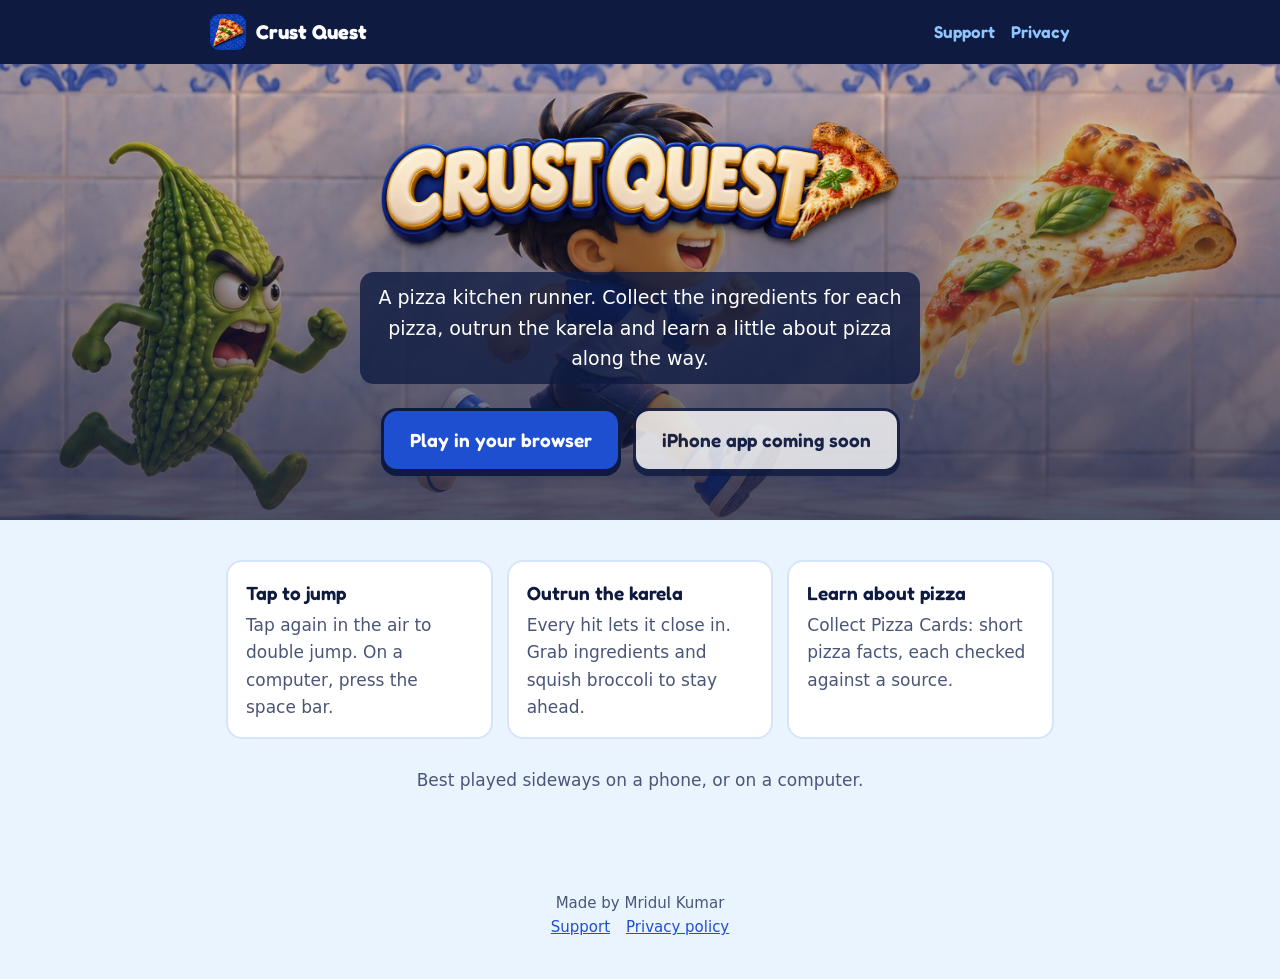
<file: index.html>
<!doctype html>
<html lang="en">
<head>
  <meta charset="utf-8">
  <meta name="viewport" content="width=device-width, initial-scale=1">
  <title>Crust Quest</title>
  <meta name="description" content="Crust Quest is a pizza kitchen runner. Collect the ingredients for each pizza, outrun the karela and learn a little about pizza along the way.">
  <meta name="theme-color" content="#0E1A40">
  <link rel="icon" type="image/png" href="img/icon.png">
  <link rel="apple-touch-icon" href="img/icon.png">
  <link rel="stylesheet" href="style.css">
</head>
<body>
  <header class="top">
    <div class="wrap">
      <a class="brand" href="./"><img src="img/icon.png" alt="">Crust Quest</a>
      <nav><a href="support.html">Support</a><a href="privacy.html">Privacy</a></nav>
    </div>
  </header>

  <section class="hero">
    <div class="wrap">
      <img class="logo" src="img/logo.png" alt="Crust Quest">
      <p>A pizza kitchen runner. Collect the ingredients for each pizza, outrun the karela and learn a little about pizza along the way.</p>
      <div class="buttons">
        <a class="button" href="play/">Play in your browser</a>
        <a class="button light" aria-disabled="true">iPhone app coming soon</a>
      </div>
    </div>
  </section>

  <main class="wrap">
    <div class="cards">
      <div class="card"><h3>Tap to jump</h3><p>Tap again in the air to double jump. On a computer, press the space bar.</p></div>
      <div class="card"><h3>Outrun the karela</h3><p>Every hit lets it close in. Grab ingredients and squish broccoli to stay ahead.</p></div>
      <div class="card"><h3>Learn about pizza</h3><p>Collect Pizza Cards: short pizza facts, each checked against a source.</p></div>
    </div>
    <p class="muted" style="text-align:center;margin-top:28px">Best played sideways on a phone, or on a computer.</p>
  </main>

  <footer>
    Made by Mridul Kumar
    <br><a href="support.html">Support</a><a href="privacy.html">Privacy policy</a>
  </footer>
</body>
</html>
</file>
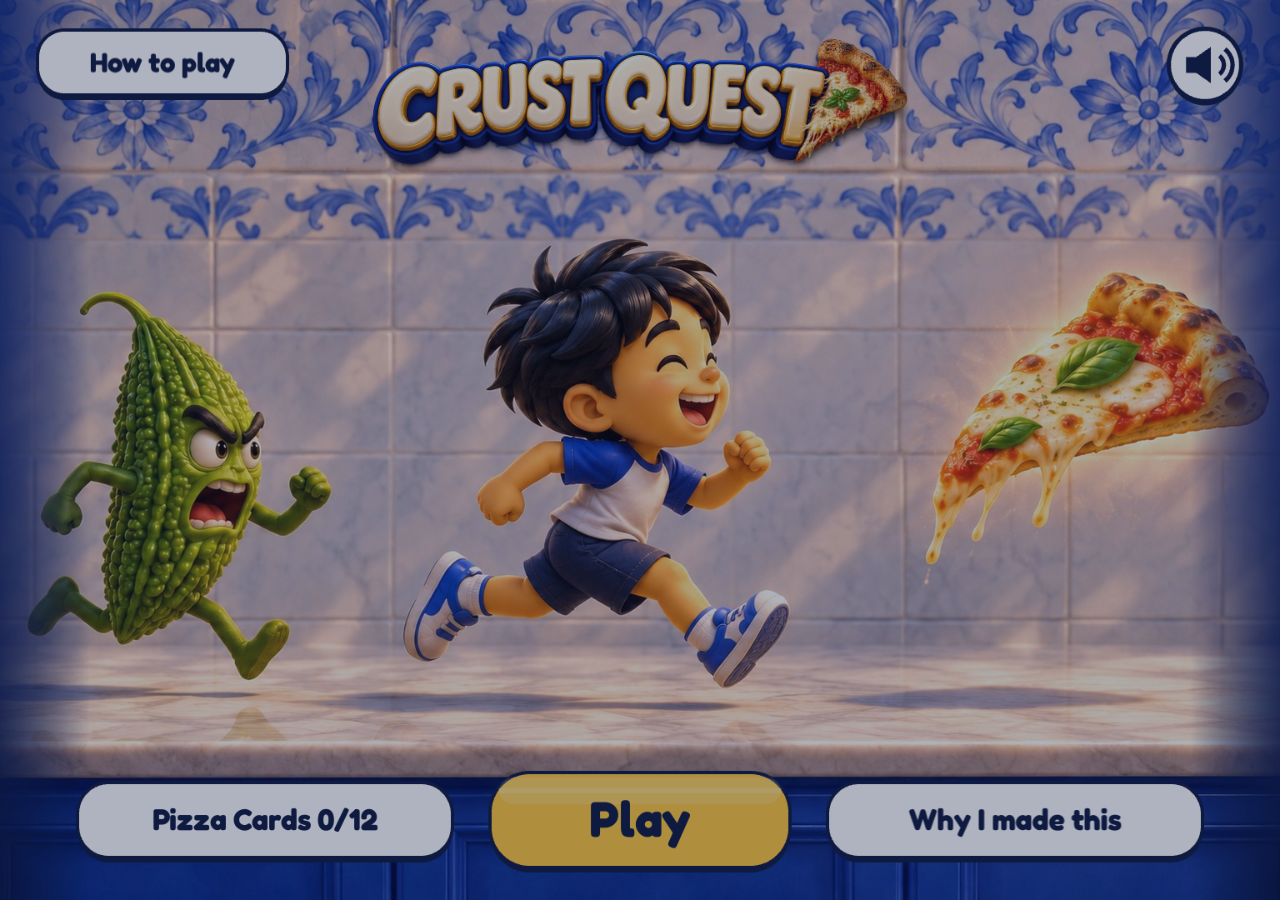
<file: play/index.html>
<!doctype html>
<html lang="en">
  <head>
    <meta charset="UTF-8" />
    <meta name="viewport" content="width=device-width, initial-scale=1.0, viewport-fit=cover, user-scalable=no" />
    <meta name="theme-color" content="#0E1A40" />
    <link rel="icon" type="image/png" href="./assets/app-icon.png" />
    <title>Crust Quest</title>
    <style>
      html, body { margin: 0; padding: 0; height: 100%; background: #0E1A40; overflow: hidden; touch-action: none; -webkit-user-select: none; user-select: none; -webkit-tap-highlight-color: transparent; }
      /* Keep the game clear of the notch and rounded corners on iPhones held sideways. */
      #game { position: fixed; top: 0; bottom: 0; left: env(safe-area-inset-left, 0px); right: env(safe-area-inset-right, 0px); }
      #rotate { display: none; position: fixed; inset: 0; z-index: 10; background: #0E1A40; color: #fff; font-family: Fredoka, system-ui, sans-serif; text-align: center; align-items: center; justify-content: center; flex-direction: column; gap: 16px; padding: 24px; box-sizing: border-box; }
      #rotate .phone { width: 56px; height: 96px; border: 5px solid #8EC5FF; border-radius: 12px; animation: turn 1.6s ease-in-out infinite; }
      #rotate p { font-size: 22px; margin: 0; }
      @keyframes turn { 0%, 30% { transform: rotate(0deg); } 60%, 100% { transform: rotate(90deg); } }
      @media (orientation: portrait) and (max-width: 900px) { #rotate { display: flex; } }
    </style>
    <script type="module" crossorigin src="./assets/index-DWBz_uIB.js"></script>
    <link rel="stylesheet" crossorigin href="./assets/index-BGOSjgAC.css">
  </head>
  <body>
    <div id="game"></div>
    <div id="rotate"><div class="phone"></div><p>Turn your phone sideways to play</p></div>
  </body>
</html>
</file>
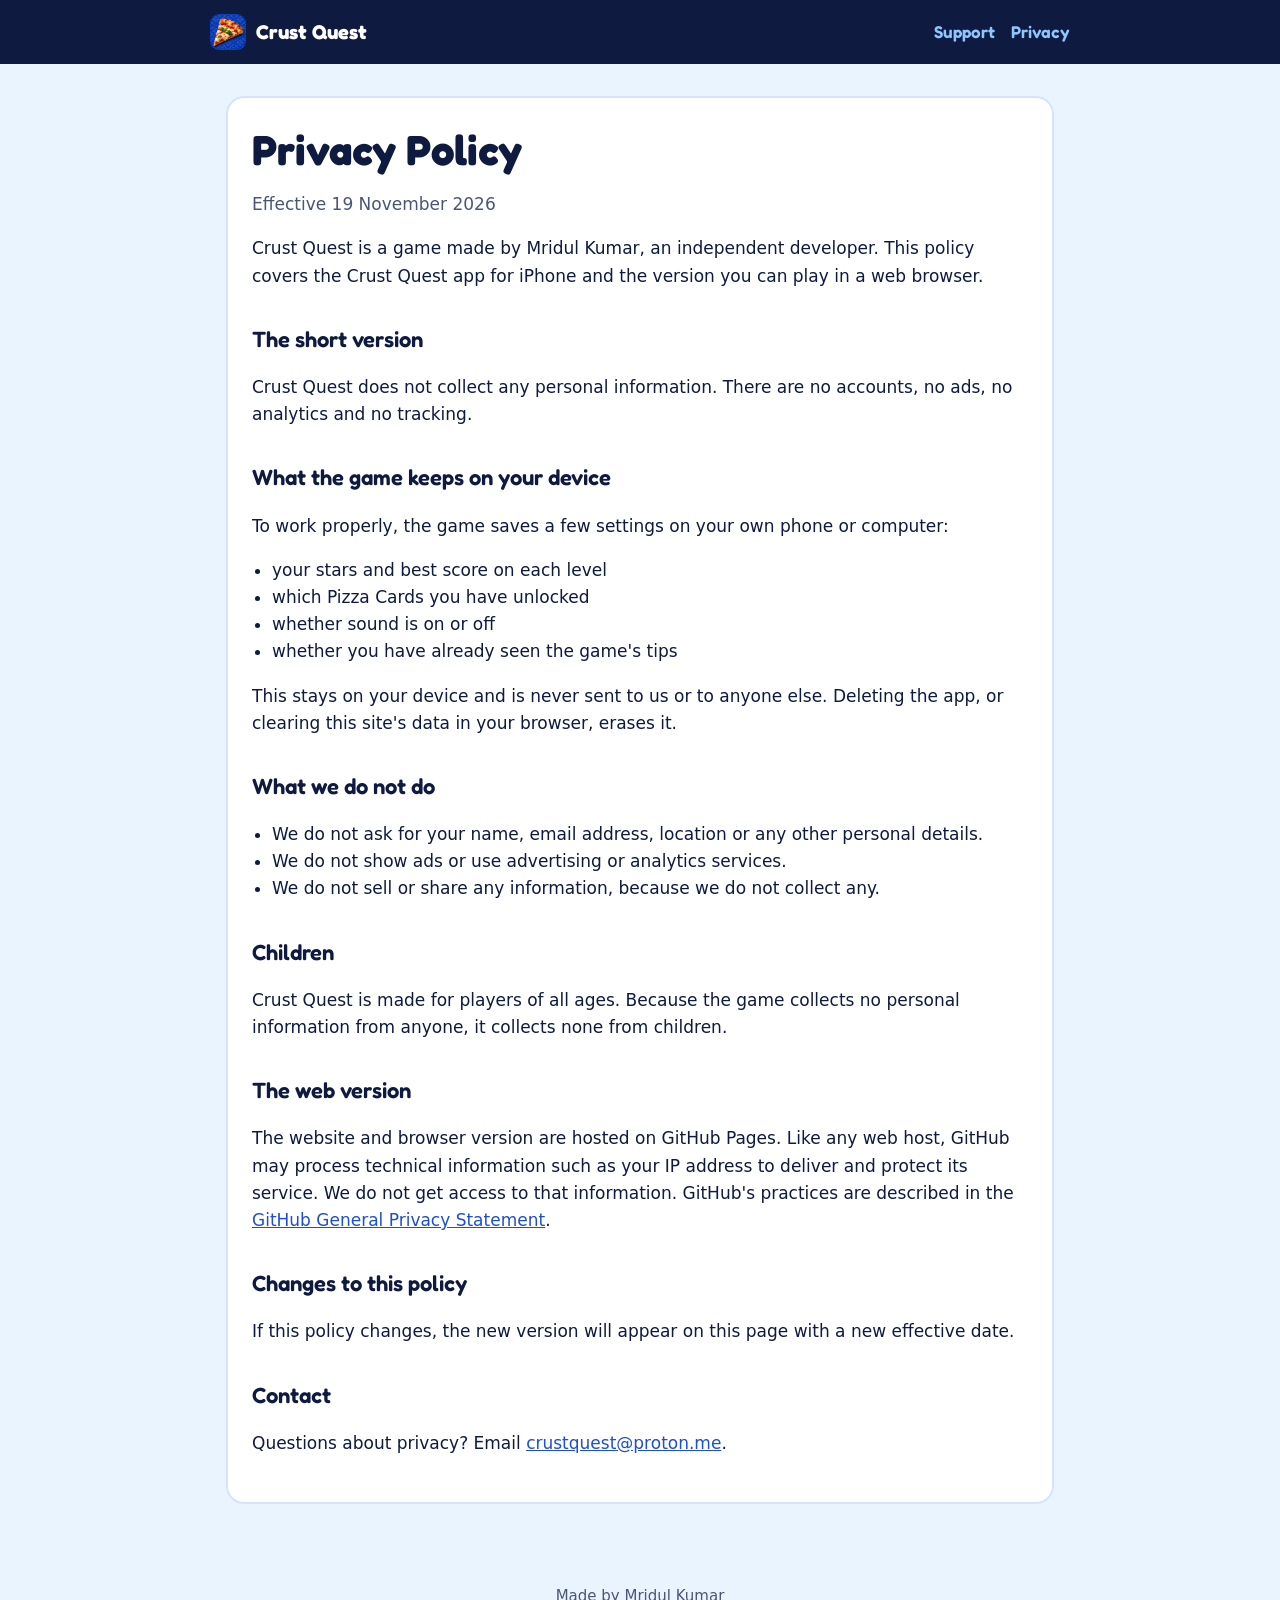
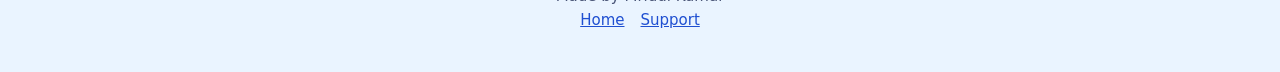
<file: privacy.html>
<!doctype html>
<html lang="en">
<head>
  <meta charset="utf-8">
  <meta name="viewport" content="width=device-width, initial-scale=1">
  <title>Privacy Policy · Crust Quest</title>
  <meta name="theme-color" content="#0E1A40">
  <link rel="icon" type="image/png" href="img/icon.png">
  <link rel="stylesheet" href="style.css">
</head>
<body>
  <header class="top">
    <div class="wrap">
      <a class="brand" href="./"><img src="img/icon.png" alt="">Crust Quest</a>
      <nav><a href="support.html">Support</a><a href="privacy.html">Privacy</a></nav>
    </div>
  </header>

  <main class="wrap">
    <div class="doc">
      <h1>Privacy Policy</h1>
      <p class="muted">Effective 19 November 2026</p>

      <p>Crust Quest is a game made by Mridul Kumar, an independent developer. This policy covers the Crust Quest app for iPhone and the version you can play in a web browser.</p>

      <h2>The short version</h2>
      <p>Crust Quest does not collect any personal information. There are no accounts, no ads, no analytics and no tracking.</p>

      <h2>What the game keeps on your device</h2>
      <p>To work properly, the game saves a few settings on your own phone or computer:</p>
      <ul>
        <li>your stars and best score on each level</li>
        <li>which Pizza Cards you have unlocked</li>
        <li>whether sound is on or off</li>
        <li>whether you have already seen the game's tips</li>
      </ul>
      <p>This stays on your device and is never sent to us or to anyone else. Deleting the app, or clearing this site's data in your browser, erases it.</p>

      <h2>What we do not do</h2>
      <ul>
        <li>We do not ask for your name, email address, location or any other personal details.</li>
        <li>We do not show ads or use advertising or analytics services.</li>
        <li>We do not sell or share any information, because we do not collect any.</li>
      </ul>

      <h2>Children</h2>
      <p>Crust Quest is made for players of all ages. Because the game collects no personal information from anyone, it collects none from children.</p>

      <h2>The web version</h2>
      <p>The website and browser version are hosted on GitHub Pages. Like any web host, GitHub may process technical information such as your IP address to deliver and protect its service. We do not get access to that information. GitHub's practices are described in the <a href="https://docs.github.com/en/site-policy/privacy-policies/github-general-privacy-statement">GitHub General Privacy Statement</a>.</p>

      <h2>Changes to this policy</h2>
      <p>If this policy changes, the new version will appear on this page with a new effective date.</p>

      <h2>Contact</h2>
      <p>Questions about privacy? Email <a href="mailto:crustquest@proton.me">crustquest@proton.me</a>.</p>
    </div>
  </main>

  <footer>
    Made by Mridul Kumar
    <br><a href="./">Home</a><a href="support.html">Support</a>
  </footer>
</body>
</html>
</file>
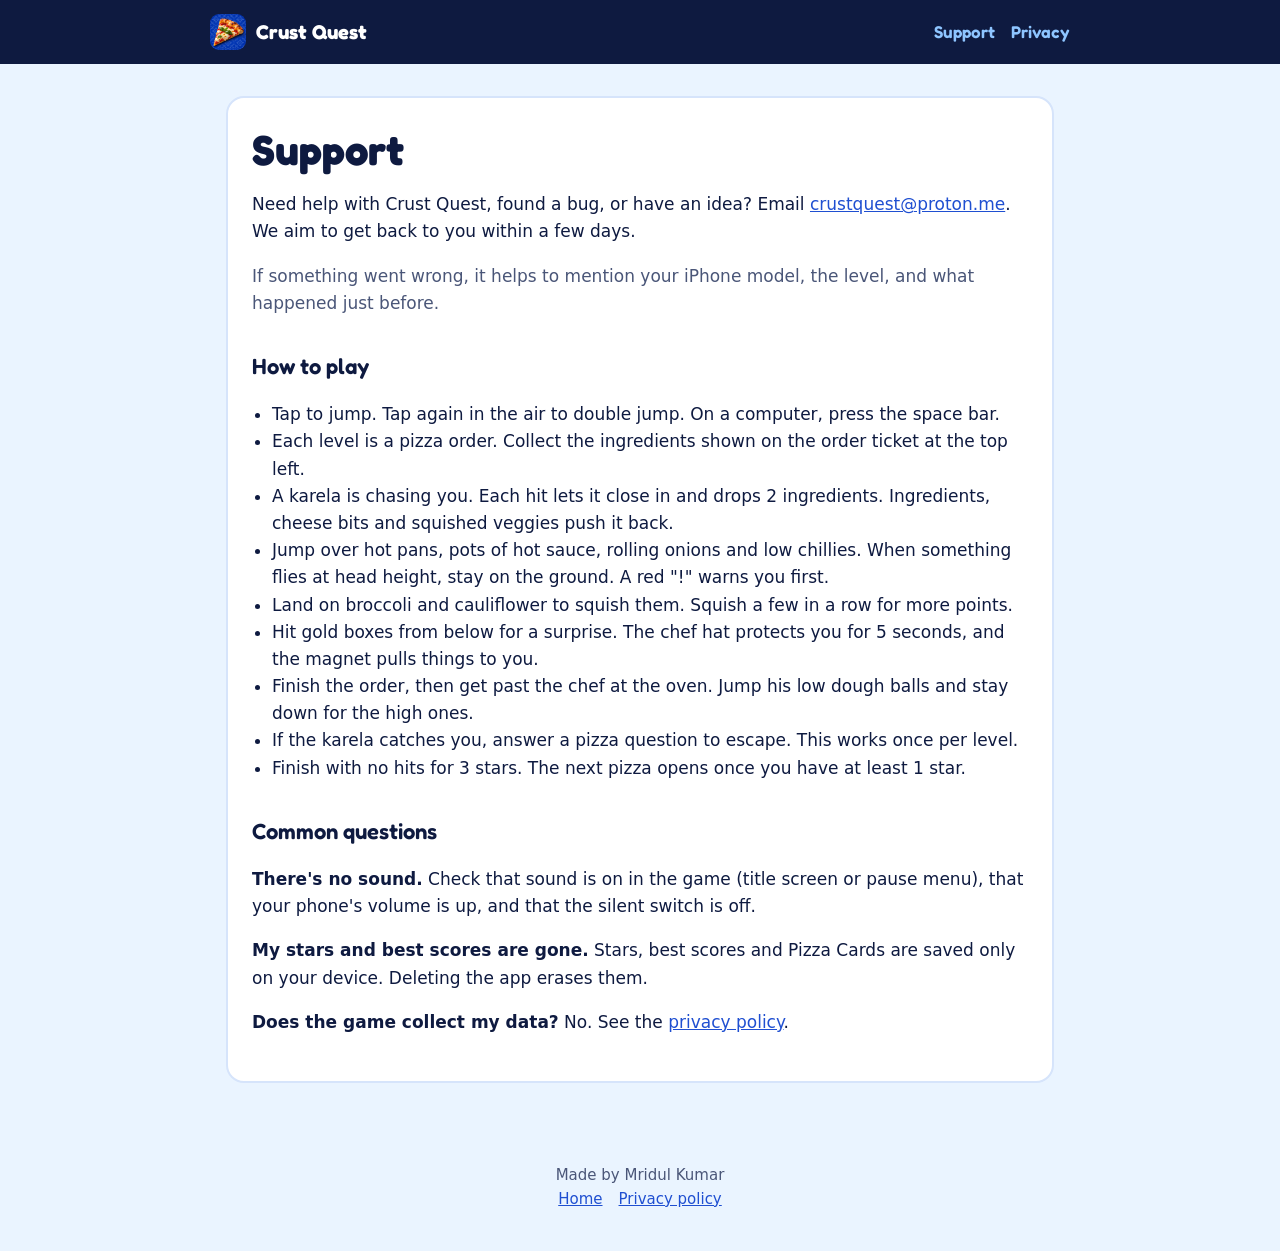
<file: support.html>
<!doctype html>
<html lang="en">
<head>
  <meta charset="utf-8">
  <meta name="viewport" content="width=device-width, initial-scale=1">
  <title>Support · Crust Quest</title>
  <meta name="theme-color" content="#0E1A40">
  <link rel="icon" type="image/png" href="img/icon.png">
  <link rel="stylesheet" href="style.css">
</head>
<body>
  <header class="top">
    <div class="wrap">
      <a class="brand" href="./"><img src="img/icon.png" alt="">Crust Quest</a>
      <nav><a href="support.html">Support</a><a href="privacy.html">Privacy</a></nav>
    </div>
  </header>

  <main class="wrap">
    <div class="doc">
      <h1>Support</h1>
      <p>Need help with Crust Quest, found a bug, or have an idea? Email <a href="mailto:crustquest@proton.me">crustquest@proton.me</a>. We aim to get back to you within a few days.</p>
      <p class="muted">If something went wrong, it helps to mention your iPhone model, the level, and what happened just before.</p>

      <h2>How to play</h2>
      <ul>
        <li>Tap to jump. Tap again in the air to double jump. On a computer, press the space bar.</li>
        <li>Each level is a pizza order. Collect the ingredients shown on the order ticket at the top left.</li>
        <li>A karela is chasing you. Each hit lets it close in and drops 2 ingredients. Ingredients, cheese bits and squished veggies push it back.</li>
        <li>Jump over hot pans, pots of hot sauce, rolling onions and low chillies. When something flies at head height, stay on the ground. A red "!" warns you first.</li>
        <li>Land on broccoli and cauliflower to squish them. Squish a few in a row for more points.</li>
        <li>Hit gold boxes from below for a surprise. The chef hat protects you for 5 seconds, and the magnet pulls things to you.</li>
        <li>Finish the order, then get past the chef at the oven. Jump his low dough balls and stay down for the high ones.</li>
        <li>If the karela catches you, answer a pizza question to escape. This works once per level.</li>
        <li>Finish with no hits for 3 stars. The next pizza opens once you have at least 1 star.</li>
      </ul>

      <h2>Common questions</h2>
      <p><strong>There's no sound.</strong> Check that sound is on in the game (title screen or pause menu), that your phone's volume is up, and that the silent switch is off.</p>
      <p><strong>My stars and best scores are gone.</strong> Stars, best scores and Pizza Cards are saved only on your device. Deleting the app erases them.</p>
      <p><strong>Does the game collect my data?</strong> No. See the <a href="privacy.html">privacy policy</a>.</p>
    </div>
  </main>

  <footer>
    Made by Mridul Kumar
    <br><a href="./">Home</a><a href="privacy.html">Privacy policy</a>
  </footer>
</body>
</html>
</file>
<file: style.css>
@font-face { font-family: Fredoka; font-weight: 500; font-display: swap; src: url(fonts/fredoka-latin-500-normal.woff2) format('woff2'); }
@font-face { font-family: Fredoka; font-weight: 600; font-display: swap; src: url(fonts/fredoka-latin-600-normal.woff2) format('woff2'); }
@font-face { font-family: Fredoka; font-weight: 700; font-display: swap; src: url(fonts/fredoka-latin-700-normal.woff2) format('woff2'); }

:root {
  --navy: #0E1A40;
  --royal: #1F4FD1;
  --sky: #8EC5FF;
  --ice: #EAF4FF;
  --white: #FFFFFF;
  --cheese: #FFC93C;
  --text: #0E1A40;
  --muted: #4A5678;
  --card: #FFFFFF;
  --line: #D6E4FB;
}

* { box-sizing: border-box; }
html { -webkit-text-size-adjust: 100%; }
body {
  margin: 0;
  background: var(--ice);
  color: var(--text);
  font: 17px/1.6 system-ui, -apple-system, "Segoe UI", Roboto, sans-serif;
}
a { color: var(--royal); }
h1, h2, h3, .brand, .button { font-family: Fredoka, system-ui, sans-serif; }
h1 { font-weight: 700; font-size: clamp(30px, 5vw, 42px); line-height: 1.15; margin: 0 0 12px; }
h2 { font-weight: 600; font-size: 22px; margin: 32px 0 8px; }
p, li { color: var(--text); }
.muted { color: var(--muted); }

.top {
  background: var(--navy);
  padding: 14px 16px;
}
.top .wrap { display: flex; align-items: center; justify-content: space-between; gap: 12px; }
.brand { display: flex; align-items: center; gap: 10px; color: var(--white); text-decoration: none; font-weight: 700; font-size: 20px; }
.brand img { width: 36px; height: 36px; border-radius: 9px; }
.top nav a { color: var(--sky); text-decoration: none; font-family: Fredoka, system-ui, sans-serif; font-weight: 600; margin-left: 16px; }

.wrap { max-width: 860px; margin: 0 auto; }
main.wrap { padding: 32px 16px 56px; }

.hero {
  background: var(--navy) url(img/title.jpg) center / cover no-repeat;
  position: relative;
}
.hero::after { content: ""; position: absolute; inset: 0; background: linear-gradient(180deg, rgba(14,26,64,0.15) 0%, rgba(14,26,64,0.75) 100%); }
.hero .wrap { position: relative; z-index: 1; padding: 56px 16px 48px; text-align: center; color: var(--white); }
.hero img.logo { width: min(520px, 90%); height: auto; filter: drop-shadow(0 6px 18px rgba(0,0,0,0.25)); }
.hero p { display: inline-block; color: var(--white); font-size: 19px; max-width: 560px; margin: 12px auto 24px; padding: 10px 18px; border-radius: 14px; background: rgba(14,26,64,0.78); }

.buttons { display: flex; flex-wrap: wrap; gap: 12px; justify-content: center; }
.button {
  display: inline-block; padding: 14px 26px; border-radius: 16px; font-weight: 600; font-size: 19px;
  text-decoration: none; background: var(--royal); color: var(--white); border: 3px solid var(--navy);
  box-shadow: 0 4px 0 var(--navy);
}
.button.light { background: var(--white); color: var(--navy); }
.button[aria-disabled="true"] { opacity: 0.8; cursor: default; }

.cards { display: grid; grid-template-columns: repeat(auto-fit, minmax(220px, 1fr)); gap: 14px; margin-top: 8px; }
.card { background: var(--card); border: 2px solid var(--line); border-radius: 16px; padding: 16px 18px; }
.card h3 { margin: 0 0 4px; font-weight: 600; font-size: 19px; }
.card p { margin: 0; color: var(--muted); }

.doc { background: var(--card); border: 2px solid var(--line); border-radius: 18px; padding: 28px 24px; }
.doc ul { padding-left: 20px; }

footer { text-align: center; padding: 24px 16px 40px; color: var(--muted); font-size: 15px; }
footer a { margin: 0 8px; }

@media (max-width: 520px) {
  .top nav a { margin-left: 10px; font-size: 15px; }
  .doc { padding: 20px 16px; }
}
</file>
<file: play/assets/index-BGOSjgAC.css>
@font-face{font-family:Fredoka;font-style:normal;font-display:swap;font-weight:500;src:url(./fredoka-hebrew-500-normal-DdMTjgiE.woff2) format("woff2"),url(./fredoka-hebrew-500-normal-BtShCMVp.woff) format("woff");unicode-range:U+0307-0308,U+0590-05FF,U+200C-2010,U+20AA,U+25CC,U+FB1D-FB4F}@font-face{font-family:Fredoka;font-style:normal;font-display:swap;font-weight:500;src:url(./fredoka-latin-ext-500-normal-0PZPWlWP.woff2) format("woff2"),url(./fredoka-latin-ext-500-normal-CA82fdYH.woff) format("woff");unicode-range:U+0100-02BA,U+02BD-02C5,U+02C7-02CC,U+02CE-02D7,U+02DD-02FF,U+0304,U+0308,U+0329,U+1D00-1DBF,U+1E00-1E9F,U+1EF2-1EFF,U+2020,U+20A0-20AB,U+20AD-20C0,U+2113,U+2C60-2C7F,U+A720-A7FF}@font-face{font-family:Fredoka;font-style:normal;font-display:swap;font-weight:500;src:url(./fredoka-latin-500-normal-B0JifZgm.woff2) format("woff2"),url(./fredoka-latin-500-normal-BL692wg7.woff) format("woff");unicode-range:U+0000-00FF,U+0131,U+0152-0153,U+02BB-02BC,U+02C6,U+02DA,U+02DC,U+0304,U+0308,U+0329,U+2000-206F,U+20AC,U+2122,U+2191,U+2193,U+2212,U+2215,U+FEFF,U+FFFD}@font-face{font-family:Fredoka;font-style:normal;font-display:swap;font-weight:600;src:url(./fredoka-hebrew-600-normal-CTBxhdlE.woff2) format("woff2"),url(./fredoka-hebrew-600-normal-BiVDObXj.woff) format("woff");unicode-range:U+0307-0308,U+0590-05FF,U+200C-2010,U+20AA,U+25CC,U+FB1D-FB4F}@font-face{font-family:Fredoka;font-style:normal;font-display:swap;font-weight:600;src:url(./fredoka-latin-ext-600-normal-GoyidTAB.woff2) format("woff2"),url(./fredoka-latin-ext-600-normal-BExgZzUO.woff) format("woff");unicode-range:U+0100-02BA,U+02BD-02C5,U+02C7-02CC,U+02CE-02D7,U+02DD-02FF,U+0304,U+0308,U+0329,U+1D00-1DBF,U+1E00-1E9F,U+1EF2-1EFF,U+2020,U+20A0-20AB,U+20AD-20C0,U+2113,U+2C60-2C7F,U+A720-A7FF}@font-face{font-family:Fredoka;font-style:normal;font-display:swap;font-weight:600;src:url(./fredoka-latin-600-normal-C4zohCW5.woff2) format("woff2"),url(./fredoka-latin-600-normal-CcrEjrB4.woff) format("woff");unicode-range:U+0000-00FF,U+0131,U+0152-0153,U+02BB-02BC,U+02C6,U+02DA,U+02DC,U+0304,U+0308,U+0329,U+2000-206F,U+20AC,U+2122,U+2191,U+2193,U+2212,U+2215,U+FEFF,U+FFFD}@font-face{font-family:Fredoka;font-style:normal;font-display:swap;font-weight:700;src:url(./fredoka-hebrew-700-normal-DBqnFHCe.woff2) format("woff2"),url(./fredoka-hebrew-700-normal-DiqR04Vd.woff) format("woff");unicode-range:U+0307-0308,U+0590-05FF,U+200C-2010,U+20AA,U+25CC,U+FB1D-FB4F}@font-face{font-family:Fredoka;font-style:normal;font-display:swap;font-weight:700;src:url(./fredoka-latin-ext-700-normal--a2O67AJ.woff2) format("woff2"),url(./fredoka-latin-ext-700-normal-DBnuyHy7.woff) format("woff");unicode-range:U+0100-02BA,U+02BD-02C5,U+02C7-02CC,U+02CE-02D7,U+02DD-02FF,U+0304,U+0308,U+0329,U+1D00-1DBF,U+1E00-1E9F,U+1EF2-1EFF,U+2020,U+20A0-20AB,U+20AD-20C0,U+2113,U+2C60-2C7F,U+A720-A7FF}@font-face{font-family:Fredoka;font-style:normal;font-display:swap;font-weight:700;src:url(./fredoka-latin-700-normal-BOIZVyIN.woff2) format("woff2"),url(./fredoka-latin-700-normal-C8FeHd3X.woff) format("woff");unicode-range:U+0000-00FF,U+0131,U+0152-0153,U+02BB-02BC,U+02C6,U+02DA,U+02DC,U+0304,U+0308,U+0329,U+2000-206F,U+20AC,U+2122,U+2191,U+2193,U+2212,U+2215,U+FEFF,U+FFFD}
</file>
